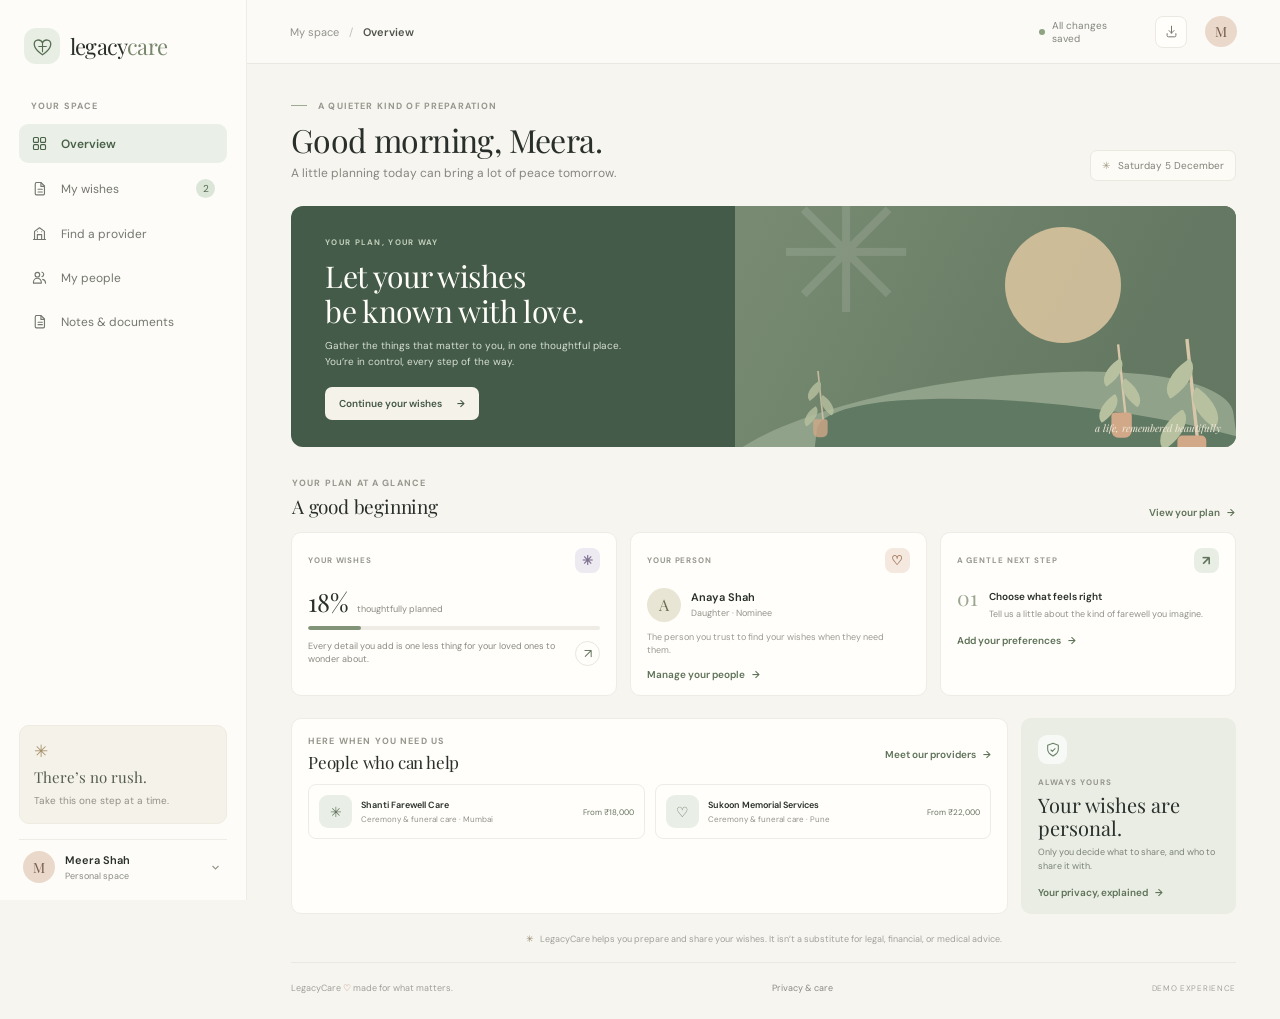
<file: index.html>
<!doctype html>
<html lang="en">
  <head>
    <meta charset="UTF-8" />
    <meta name="viewport" content="width=device-width, initial-scale=1.0" />
    <meta name="theme-color" content="#f7f5f0" />
    <meta
      name="description"
      content="Plan ahead with care. Keep your wishes, the people you love, and trusted services in one thoughtful place."
    />
    <title>LegacyCare — A little more peace of mind</title>
    <link rel="preconnect" href="https://fonts.googleapis.com" />
    <link rel="preconnect" href="https://fonts.gstatic.com" crossorigin />
    <link
      href="https://fonts.googleapis.com/css2?family=DM+Sans:wght@400;500;600;700&family=Playfair+Display:wght@400;500;600&display=swap"
      rel="stylesheet"
    />
    <link rel="stylesheet" href="styles.css" />
    <script src="app.js" defer></script>
  </head>
  <body>
    <aside class="sidebar" id="sidebar">
      <a class="brand" href="#" data-view="dashboard" aria-label="LegacyCare home">
        <span class="brand-mark" aria-hidden="true">
          <svg viewBox="0 0 36 36" fill="none">
            <path d="M18 29s-11-6.7-11-14.4C7 8.5 15 7.4 18 13c3-5.6 11-4.5 11 1.6C29 22.3 18 29 18 29Z" stroke="currentColor" stroke-width="1.7" stroke-linecap="round" stroke-linejoin="round"/>
            <path d="M18 12v13m-5-7h10" stroke="currentColor" stroke-width="1.5" stroke-linecap="round"/>
          </svg>
        </span>
        <span class="brand-name">legacy<span>care</span></span>
      </a>

      <div class="workspace-label">YOUR SPACE</div>
      <nav class="side-nav" aria-label="Main navigation">
        <button class="nav-link active" data-view="dashboard">
          <svg viewBox="0 0 24 24" aria-hidden="true"><rect x="3.5" y="3.5" width="7" height="7" rx="1.5"/><rect x="13.5" y="3.5" width="7" height="7" rx="1.5"/><rect x="3.5" y="13.5" width="7" height="7" rx="1.5"/><rect x="13.5" y="13.5" width="7" height="7" rx="1.5"/></svg>
          Overview
        </button>
        <button class="nav-link" data-view="plan">
          <svg viewBox="0 0 24 24" aria-hidden="true"><path d="M7 3.5h7l5 5v11A1.5 1.5 0 0 1 17.5 21h-10A1.5 1.5 0 0 1 6 19.5v-14A2 2 0 0 1 8 3.5Z"/><path d="M14 4v5h5m-9 4h6m-6 4h6"/></svg>
          My wishes
          <span class="nav-badge" id="plan-nav-badge">2</span>
        </button>
        <button class="nav-link" data-view="providers">
          <svg viewBox="0 0 24 24" aria-hidden="true"><path d="M3.5 20.5h17M5 20.5V9l7-5 7 5v11.5M9 20.5v-7h6v7M9 9.5h.01M15 9.5h.01"/></svg>
          Find a provider
        </button>
        <button class="nav-link" data-view="family">
          <svg viewBox="0 0 24 24" aria-hidden="true"><circle cx="9" cy="8" r="3.25"/><path d="M3.5 20v-1.5a5.5 5.5 0 0 1 11 0V20Zm12-15.5a3.25 3.25 0 0 1 0 6.3m1 3.8a5.4 5.4 0 0 1 4 5.2v.2"/></svg>
          My people
        </button>
        <button class="nav-link" data-view="documents">
          <svg viewBox="0 0 24 24" aria-hidden="true"><path d="M7 3.5h7l5 5v11A1.5 1.5 0 0 1 17.5 21h-10A1.5 1.5 0 0 1 6 19.5v-14A2 2 0 0 1 8 3.5Z"/><path d="M14 4v5h5m-9 4h6m-6 3.5h6"/></svg>
          Notes &amp; documents
        </button>
      </nav>

      <div class="sidebar-bottom">
        <div class="gentle-card">
          <span class="gentle-sparkle" aria-hidden="true">✳</span>
          <p>There’s no rush.</p>
          <span>Take this one step at a time.</span>
        </div>
        <button class="profile-button" id="profile-button">
          <span class="avatar" id="sidebar-avatar">M</span>
          <span class="profile-text"><strong id="sidebar-name">Meera Shah</strong><small>Personal space</small></span>
          <svg class="profile-chevron" viewBox="0 0 20 20" aria-hidden="true"><path d="m6 8 4 4 4-4"/></svg>
        </button>
      </div>
    </aside>

    <main class="main">
      <header class="topbar">
        <button class="mobile-menu" id="mobile-menu" aria-label="Open navigation">
          <svg viewBox="0 0 24 24" aria-hidden="true"><path d="M4 7h16M4 12h16M4 17h16"/></svg>
        </button>
        <div class="breadcrumbs"><span>My space</span><span class="crumb-divider">/</span><strong id="page-crumb">Overview</strong></div>
        <div class="topbar-actions">
          <span class="saved-status"><span class="saved-dot"></span><span id="save-status">All changes saved</span></span>
          <button class="icon-button" id="download-plan" aria-label="Download my wishes" title="Download my wishes">
            <svg viewBox="0 0 24 24" aria-hidden="true"><path d="M12 3.5v11m0 0 4-4m-4 4-4-4M5 15.5v3A2 2 0 0 0 7 20.5h10a2 2 0 0 0 2-2v-3"/></svg>
          </button>
          <button class="top-avatar" id="top-avatar" aria-label="Edit your profile">M</button>
        </div>
      </header>

      <div class="page-content">
        <section class="view active" id="view-dashboard" aria-labelledby="welcome-title">
          <div class="welcome-row">
            <div>
              <p class="eyebrow"><span class="eyebrow-line"></span> A QUIETER KIND OF PREPARATION</p>
              <h1 id="welcome-title">Good morning, <span id="welcome-name">Meera</span>.</h1>
              <p class="welcome-copy">A little planning today can bring a lot of peace tomorrow.</p>
            </div>
            <div class="date-chip"><span class="date-icon">✳</span><span id="today-date"></span></div>
          </div>

          <article class="hero-card">
            <div class="hero-copy">
              <span class="hero-kicker">YOUR PLAN, YOUR WAY</span>
              <h2>Let your wishes<br />be known with love.</h2>
              <p>Gather the things that matter to you, in one thoughtful place. You’re in control, every step of the way.</p>
              <button class="button button-light" data-go="plan">Continue your wishes <span aria-hidden="true">→</span></button>
            </div>
            <div class="hero-art" aria-hidden="true">
              <div class="hero-sun"></div><div class="hero-hill hill-back"></div><div class="hero-hill hill-front"></div>
              <div class="hero-plant plant-one"><i></i><i></i><i></i><b></b></div>
              <div class="hero-plant plant-two"><i></i><i></i><i></i><b></b></div>
              <div class="hero-plant plant-three"><i></i><i></i><i></i><b></b></div>
              <span class="art-caption">a life, remembered beautifully</span>
            </div>
            <div class="hero-watermark" aria-hidden="true">✳</div>
          </article>

          <div class="section-heading">
            <div><p class="eyebrow">YOUR PLAN AT A GLANCE</p><h2>A good beginning</h2></div>
            <button class="text-button" data-go="plan">View your plan <span aria-hidden="true">→</span></button>
          </div>
          <div class="overview-grid">
            <article class="progress-card">
              <div class="card-topline"><span>YOUR WISHES</span><span class="small-icon lavender">✳</span></div>
              <div class="progress-number"><strong id="progress-value">35%</strong><span>thoughtfully planned</span></div>
              <div class="progress-track"><span id="progress-bar"></span></div>
              <div class="progress-foot"><span>Every detail you add is one less thing for your loved ones to wonder about.</span><button class="round-arrow" data-go="plan" aria-label="Continue your plan">↗</button></div>
            </article>
            <article class="people-card">
              <div class="card-topline"><span>YOUR PERSON</span><span class="small-icon peach">♡</span></div>
              <div class="person-detail"><span class="person-avatar" id="nominee-avatar">A</span><div><strong id="nominee-name">Anaya Shah</strong><span id="nominee-relation">Your daughter · Nominee</span></div></div>
              <p class="muted-note">The person you trust to find your wishes when they need them.</p>
              <button class="inline-link" data-go="family">Manage your people <span>→</span></button>
            </article>
            <article class="next-card">
              <div class="card-topline"><span>A GENTLE NEXT STEP</span><span class="small-icon sage">↗</span></div>
              <div class="next-body"><span class="next-number">01</span><div><strong>Choose what feels right</strong><p>Tell us a little about the kind of farewell you imagine.</p></div></div>
              <button class="inline-link" data-go="plan">Add your preferences <span>→</span></button>
            </article>
          </div>

          <div class="bottom-grid">
            <section class="panel provider-panel">
              <div class="panel-heading"><div><p class="eyebrow">HERE WHEN YOU NEED US</p><h2>People who can help</h2></div><button class="text-button" data-go="providers">Meet our providers <span>→</span></button></div>
              <div class="featured-providers" id="featured-providers"></div>
            </section>
            <aside class="privacy-card">
              <div class="privacy-icon"><svg viewBox="0 0 24 24" aria-hidden="true"><path d="M12 21s8-4 8-10V5l-8-3-8 3v6c0 6 8 10 8 10Z"/><path d="m9 12 2 2 4-4"/></svg></div>
              <p class="eyebrow">ALWAYS YOURS</p>
              <h3>Your wishes are<br />personal.</h3>
              <p>Only you decide what to share, and who to share it with.</p>
              <button class="inline-link" data-go="family">Your privacy, explained <span>→</span></button>
            </aside>
          </div>
          <p class="disclaimer"><span>✳</span> LegacyCare helps you prepare and share your wishes. It isn’t a substitute for legal, financial, or medical advice.</p>
        </section>

        <section class="view" id="view-plan" aria-labelledby="plan-title">
          <div class="page-intro"><p class="eyebrow"><span class="eyebrow-line"></span> YOUR WISHES, IN YOUR WORDS</p><h1 id="plan-title">My wishes</h1><p>A personal guide for the people you love. Start wherever feels right; you can change anything, anytime.</p></div>
          <div class="plan-layout">
            <div class="panel plan-form-panel">
              <div class="form-section-title"><span class="step-dot">01</span><div><h2>The kind of farewell</h2><p>There’s no right or wrong way to remember a life.</p></div></div>
              <form id="plan-form">
                <label class="field-label" for="planner-name">Your name</label>
                <input class="text-input" id="planner-name" name="name" autocomplete="name" placeholder="Your full name" />
                <label class="field-label" for="ritual-type">What feels right to you?</label>
                <select class="text-input" id="ritual-type" name="ritual">
                  <option value="">Choose if you’d like</option><option>Hindu</option><option>Muslim</option><option>Christian</option><option>Sikh</option><option>Buddhist</option><option>Jain</option><option>Non-religious</option><option>Another tradition</option>
                </select>
                <label class="field-label" for="location">A place that feels like home</label>
                <input class="text-input" id="location" name="location" placeholder="City, region, or a place you love" />
                <label class="field-label" for="ceremony">The little things that matter</label>
                <textarea class="text-input textarea" id="ceremony" name="ceremony" rows="4" placeholder="A song, a prayer, a story you hope someone will share…"></textarea>
                <label class="field-label" for="budget">A budget to keep in mind <span class="optional">(optional)</span></label>
                <div class="input-prefix"><span>₹</span><input id="budget" name="budget" type="number" min="0" placeholder="For example, 50,000" /></div>
                <div class="form-actions"><span class="form-hint">Only you can see your wishes until you choose to share.</span><button class="button button-primary" type="submit">Save my wishes <span>→</span></button></div>
              </form>
            </div>
            <aside class="plan-aside">
              <article class="aside-note"><span class="aside-flower">✳</span><p class="eyebrow">A THOUGHT TO KEEP</p><p class="quote">“You don’t have to figure it all out today.”</p><span class="quote-foot">One thought at a time is enough.</span></article>
              <article class="aside-progress panel"><div class="card-topline"><span>YOUR PROGRESS</span><span id="plan-progress">35%</span></div><div class="progress-track"><span id="plan-progress-bar"></span></div><p id="plan-progress-hint">A lovely start. Add a few more details whenever you’re ready.</p><div class="check-list"><span id="check-ritual">○</span> Farewell preferences <span id="check-ritual-state">To do</span></div><div class="check-list"><span id="check-family">○</span> Person you trust <span id="check-family-state">To do</span></div><div class="check-list"><span id="check-provider">○</span> A helping hand <span id="check-provider-state">To do</span></div></article>
              <div class="soft-reminder"><span>♡</span> These are your wishes, not a binding legal document.</div>
            </aside>
          </div>
        </section>

        <section class="view" id="view-providers" aria-labelledby="providers-title">
          <div class="page-intro"><p class="eyebrow"><span class="eyebrow-line"></span> TRUSTED HELP, WHEN YOU’RE READY</p><h1 id="providers-title">People who can help</h1><p>Explore thoughtful local services at your own pace. Add someone to your wishes when it feels right.</p></div>
          <div class="directory-tools"><label class="search-box"><svg viewBox="0 0 24 24" aria-hidden="true"><circle cx="10.8" cy="10.8" r="6.8"/><path d="m16 16 4 4"/></svg><input id="provider-search" placeholder="Search by name, service, or place" aria-label="Search providers" /></label><select class="filter-select" id="provider-filter" aria-label="Filter providers"><option value="all">All services</option><option value="ceremony">Ceremony &amp; care</option><option value="transport">Transportation</option><option value="flowers">Flowers &amp; details</option></select></div>
          <div class="provider-grid" id="provider-grid"></div>
          <div class="directory-note"><span>♡</span><div><strong>Thoughtful choices take time.</strong><p>Provider details shown here are example listings for this demo. Please verify credentials, availability, and pricing directly before making arrangements.</p></div></div>
        </section>

        <section class="view" id="view-family" aria-labelledby="family-title">
          <div class="page-intro"><p class="eyebrow"><span class="eyebrow-line"></span> THE PEOPLE WHO MATTER MOST</p><h1 id="family-title">My people</h1><p>Choose someone you trust to be by your side and help carry your wishes forward.</p></div>
          <div class="family-layout">
            <article class="panel nominee-panel"><div class="panel-heading"><div><p class="eyebrow">YOUR NOMINEE</p><h2>Your trusted person</h2></div><span class="small-icon peach">♡</span></div><div class="nominee-profile"><span class="nominee-large-avatar" id="family-avatar">A</span><div><h3 id="family-name">Anaya Shah</h3><span id="family-relation">Daughter</span></div></div><div class="family-details"><div><span>EMAIL ADDRESS</span><strong id="family-email">Not added yet</strong></div><div><span>PHONE NUMBER</span><strong id="family-phone">Not added yet</strong></div></div><button class="button button-primary" id="edit-family">Edit contact details <span>→</span></button></article>
            <article class="panel sharing-panel"><span class="share-illustration">✳</span><p class="eyebrow">SHARING IS ALWAYS YOUR CHOICE</p><h2>Your wishes stay yours.</h2><p>Adding someone here records who you trust. It does not notify them or give them access. You decide what to share, when to share it, and how.</p><div class="sharing-rule"><span>01</span><span>You choose the person</span></div><div class="sharing-rule"><span>02</span><span>You decide when to share</span></div><div class="sharing-rule"><span>03</span><span>You can update your choice anytime</span></div><button class="text-button" data-go="documents">Keep a note for them <span>→</span></button></article>
          </div>
          <div class="directory-note privacy-explainer"><span>♡</span><div><strong>A note about access</strong><p>This demonstration does not create accounts, send invitations, or provide authorized family access. In a live service, access should be granted only after identity checks and your explicit consent.</p></div></div>
        </section>

        <section class="view" id="view-documents" aria-labelledby="documents-title">
          <div class="page-intro"><p class="eyebrow"><span class="eyebrow-line"></span> KEEP THE IMPORTANT THINGS TOGETHER</p><h1 id="documents-title">Notes &amp; documents</h1><p>Save a note for the people you love, or keep track of the documents you may want to share.</p></div>
          <div class="documents-layout">
            <article class="panel notes-panel"><div class="panel-heading"><div><p class="eyebrow">A NOTE IN YOUR OWN WORDS</p><h2>Something you’d like them to know</h2></div><span class="small-icon lavender">✎</span></div><label class="field-label" for="personal-note">Your private note</label><textarea class="text-input note-textarea" id="personal-note" rows="9" placeholder="A memory, a message, or anything you want your loved ones to know…"></textarea><div class="note-footer"><span>Your note stays in this browser in this demo.</span><button class="button button-primary" id="save-note">Save my note <span>→</span></button></div></article>
            <article class="panel files-panel"><div class="panel-heading"><div><p class="eyebrow">KEEP A LIST</p><h2>Documents to gather</h2></div><span class="small-icon sage">⌑</span></div><p class="files-copy">Add a reminder of documents you may wish to organize, such as a contact list or ceremony notes.</p><label class="upload-button" for="document-upload"><span>＋</span> Add a document name<input type="file" id="document-upload" multiple /></label><ul class="document-list" id="document-list"></ul><div class="security-note"><svg viewBox="0 0 24 24" aria-hidden="true"><path d="M12 21s8-4 8-10V5l-8-3-8 3v6c0 6 8 10 8 10Z"/><path d="M12 8v4m0 4h.01"/></svg><span>This demo stores document names only. It does not upload or securely store document files.</span></div></article>
          </div>
        </section>

        <footer class="footer"><span>LegacyCare <span class="footer-heart">♡</span> made for what matters.</span><button id="privacy-toast">Privacy &amp; care</button><span class="demo-label">DEMO EXPERIENCE</span></footer>
      </div>
    </main>

    <div class="toast" id="toast" role="status" aria-live="polite"></div>
    <div class="modal-backdrop" id="profile-modal" aria-hidden="true">
      <section class="modal" role="dialog" aria-modal="true" aria-labelledby="profile-modal-title">
        <button class="modal-close" data-close-modal aria-label="Close dialog">×</button>
        <p class="eyebrow">A LITTLE ABOUT YOU</p><h2 id="profile-modal-title">Your people</h2><p>Keep a trusted contact close. You can update these details anytime.</p>
        <form id="family-form">
          <label class="field-label" for="nominee-input">Their name</label><input class="text-input" id="nominee-input" name="nominee" placeholder="Full name" />
          <label class="field-label" for="relation-input">How they’re connected to you</label><input class="text-input" id="relation-input" name="relation" placeholder="For example, daughter or close friend" />
          <label class="field-label" for="email-input">Email address <span class="optional">(optional)</span></label><input class="text-input" id="email-input" name="email" type="email" placeholder="name@example.com" />
          <label class="field-label" for="phone-input">Phone number <span class="optional">(optional)</span></label><input class="text-input" id="phone-input" name="phone" type="tel" placeholder="+91 98765 43210" />
          <div class="modal-actions"><button class="button button-secondary" type="button" data-close-modal>Not now</button><button class="button button-primary" type="submit">Save person <span>→</span></button></div>
        </form>
      </section>
    </div>
  </body>
</html>
</file>
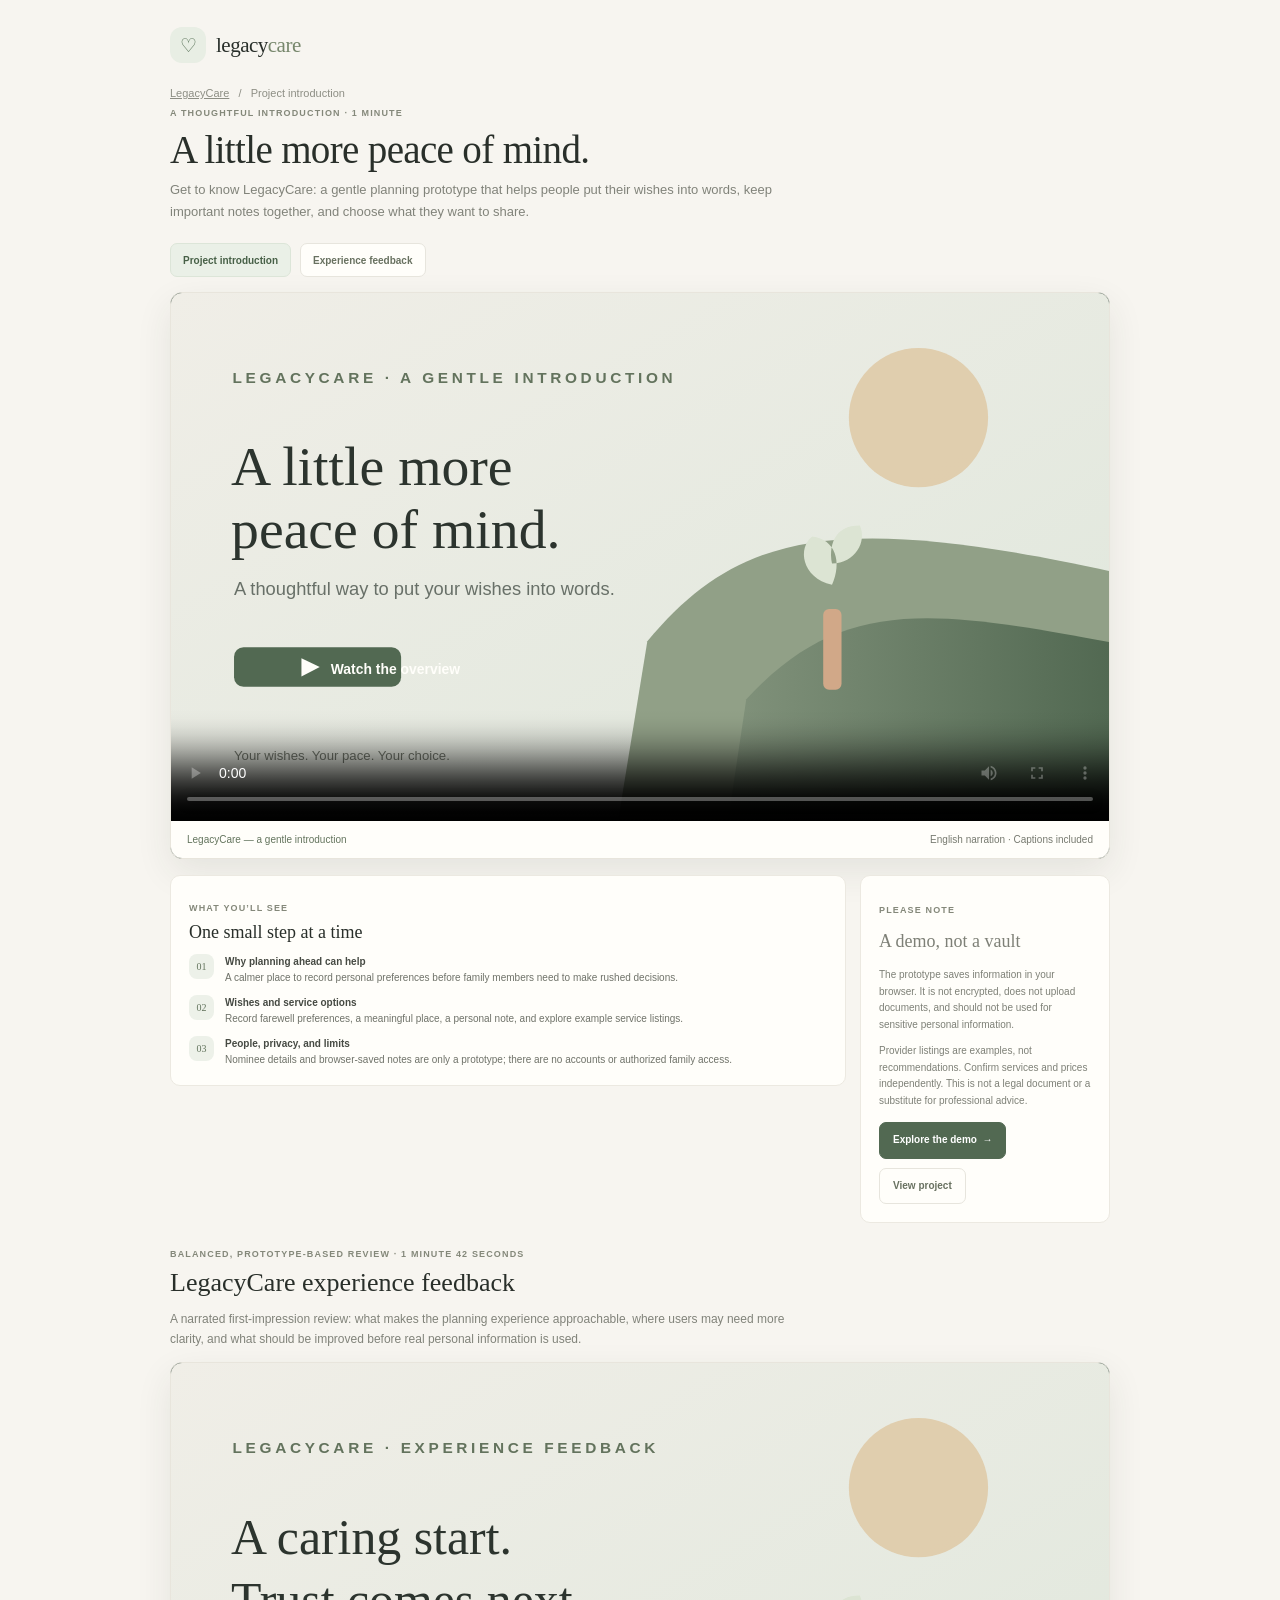
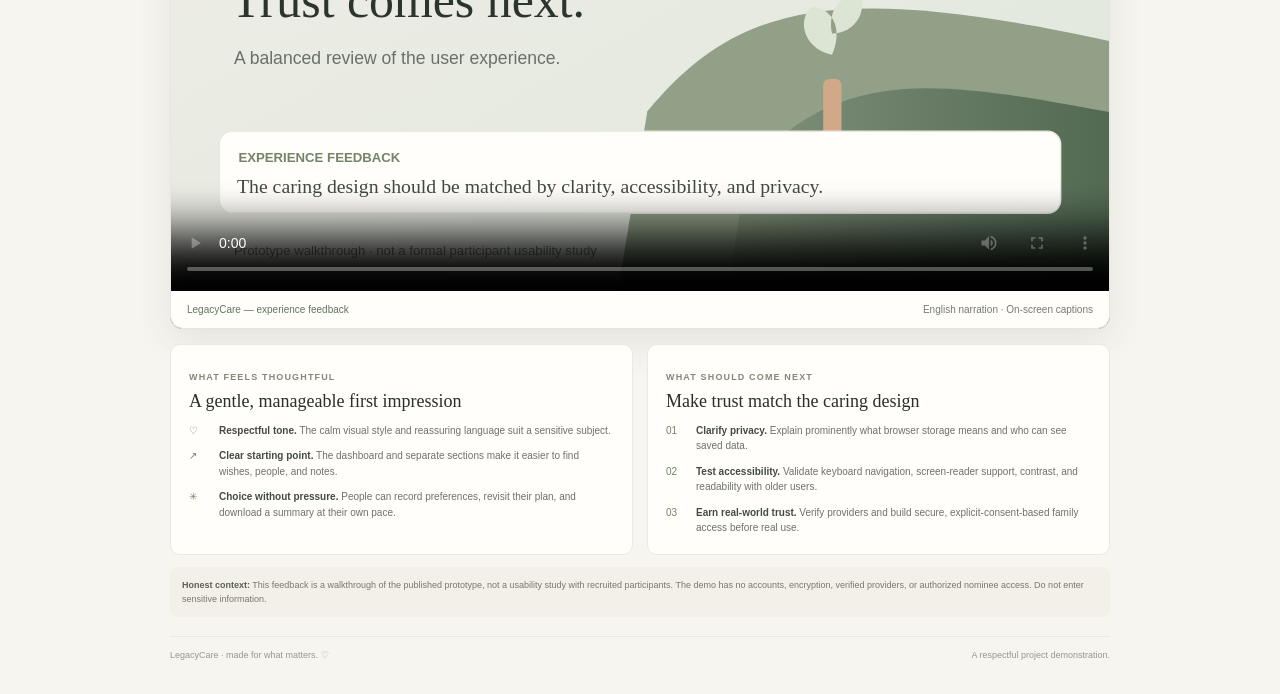
<file: video.html>
<!doctype html>
<html lang="en">
  <head>
    <meta charset="UTF-8" />
    <meta name="viewport" content="width=device-width, initial-scale=1.0" />
    <meta name="theme-color" content="#f7f5f0" />
    <meta
      name="description"
      content="Watch a short LegacyCare introduction and a narrated user-experience review of the prototype."
    />
    <title>Meet LegacyCare — A short introduction</title>
    <style>
      :root { color-scheme: light; --ink: #292f2a; --muted: #898b82; --cream: #f7f5f0; --paper: #fffefa; --green: #526952; --line: #ece9e1; --serif: Georgia, "Times New Roman", serif; --sans: "Segoe UI", Arial, sans-serif; }
      * { box-sizing: border-box; }
      body { margin: 0; min-height: 100vh; background: var(--cream); color: var(--ink); font-family: var(--sans); -webkit-font-smoothing: antialiased; }
      a { color: inherit; }
      .page { width: min(940px, calc(100% - 36px)); margin: 0 auto; padding: 27px 0 34px; }
      .brand { display: inline-flex; gap: 10px; align-items: center; text-decoration: none; }
      .brand-mark { display: grid; place-items: center; width: 36px; height: 36px; border-radius: 12px; color: #536d52; background: #e8eee4; font-size: 19px; }
      .brand-name { font-family: var(--serif); font-size: 21px; letter-spacing: -.5px; }
      .brand-name span { color: #77876c; }
      .crumb { margin: 24px 0 8px; color: #8d8e84; font-size: 11px; }
      .eyebrow { color: #84887a; font-size: 9px; font-weight: 700; letter-spacing: 1.15px; }
      h1 { margin: 9px 0 7px; font-family: var(--serif); font-size: clamp(29px, 5vw, 39px); font-weight: 400; letter-spacing: -.65px; }
      .intro { max-width: 610px; margin: 0 0 20px; color: #81837a; font-size: 13px; line-height: 1.7; }
      .video-card { overflow: hidden; border: 1px solid #e8e5dc; border-radius: 12px; background: #32473b; box-shadow: 0 13px 36px rgba(49, 56, 45, .09); }
      video { display: block; width: 100%; aspect-ratio: 16 / 9; background: #34493e; }
      .video-meta { display: flex; justify-content: space-between; align-items: center; gap: 12px; padding: 13px 16px; background: var(--paper); color: #777a70; font-size: 10px; }
      .video-meta span:first-child { color: #63745d; }
      .video-section { scroll-margin-top: 20px; }
      .video-links { display: flex; flex-wrap: wrap; gap: 9px; margin: 0 0 15px; }
      .video-links a { display: inline-flex; align-items: center; min-height: 34px; padding: 8px 12px; border: 1px solid #e7e5dd; border-radius: 7px; background: var(--paper); color: #687160; text-decoration: none; font-size: 10px; font-weight: 600; }
      .video-links a[aria-current="location"] { border-color: #dce5d8; background: #eaf0e7; color: #476047; }
      .video-links a:hover { filter: brightness(.97); }
      .experience-heading { margin: 26px 0 12px; }
      .experience-heading h2 { margin: 7px 0 5px; font-size: 26px; }
      .experience-heading p:last-child { max-width: 650px; color: #81837a; font-size: 12px; line-height: 1.65; }
      .feedback-grid { display: grid; grid-template-columns: 1fr 1fr; gap: 14px; align-items: start; margin-top: 15px; }
      .feedback-grid .panel { height: 100%; }
      .feedback-points { display: grid; gap: 10px; padding: 0; margin: 0; list-style: none; }
      .feedback-points li { display: grid; grid-template-columns: 22px 1fr; gap: 8px; align-items: start; color: #6f7269; font-size: 10px; line-height: 1.55; }
      .feedback-points li span { color: #728469; }
      .feedback-points strong { color: #464a43; }
      .feedback-limits { margin-top: 12px; padding: 11px 12px; border-radius: 7px; background: #f3f0e8; color: #77786f; font-size: 9px; line-height: 1.6; }
      .feedback-limits strong { color: #5b6155; }
      .content { display: grid; grid-template-columns: 1fr 250px; gap: 14px; align-items: start; margin-top: 16px; }
      .panel { padding: 18px; border: 1px solid var(--line); border-radius: 10px; background: var(--paper); }
      h2 { margin: 4px 0 11px; font-family: var(--serif); font-size: 18px; font-weight: 400; }
      .chapters { display: grid; gap: 10px; padding: 0; margin: 0; list-style: none; }
      .chapters li { display: grid; grid-template-columns: 27px 1fr; gap: 9px; align-items: start; color: #6f7269; font-size: 10px; line-height: 1.5; }
      .chapters li span { display: grid; place-items: center; width: 25px; height: 25px; border-radius: 8px; background: #edf1e9; color: #63745d; font-family: var(--serif); }
      .chapters strong { display: block; margin-bottom: 1px; color: #464a43; font-size: 10px; }
      .note { color: #7e8077; font-size: 10px; line-height: 1.65; }
      .note p:last-child { margin-bottom: 0; }
      .buttons { display: flex; flex-wrap: wrap; gap: 9px; margin-top: 13px; }
      .button { display: inline-flex; justify-content: center; align-items: center; min-height: 36px; padding: 9px 13px; border: 1px solid #e7e5dd; border-radius: 7px; background: var(--paper); color: #687160; text-decoration: none; font-size: 10px; font-weight: 600; }
      .button.primary { border-color: var(--green); background: var(--green); color: white; }
      .button:hover { filter: brightness(.97); }
      footer { display: flex; justify-content: space-between; gap: 10px; margin-top: 19px; padding-top: 13px; border-top: 1px solid #eae8e0; color: #96978e; font-size: 9px; }
      @media (max-width: 680px) { .page { width: min(100% - 28px, 520px); padding-top: 18px; } .content, .feedback-grid { grid-template-columns: 1fr; } .video-meta { align-items: flex-start; flex-direction: column; } footer { flex-direction: column; } }
    </style>
  </head>
  <body>
    <main class="page">
      <a class="brand" href="./" aria-label="LegacyCare home">
        <span class="brand-mark" aria-hidden="true">♡</span>
        <span class="brand-name">legacy<span>care</span></span>
      </a>
      <p class="crumb"><a href="./">LegacyCare</a> &nbsp; / &nbsp; Project introduction</p>
      <p class="eyebrow">A THOUGHTFUL INTRODUCTION · 1 MINUTE</p>
      <h1>A little more peace of mind.</h1>
      <p class="intro">Get to know LegacyCare: a gentle planning prototype that helps people put their wishes into words, keep important notes together, and choose what they want to share.</p>
      <nav class="video-links" aria-label="Project videos">
        <a href="#project-introduction" aria-current="location">Project introduction</a>
        <a href="#experience-feedback">Experience feedback</a>
      </nav>
      <section class="video-section" id="project-introduction" aria-label="LegacyCare project introduction">
      <section class="video-card" aria-label="LegacyCare project explanation video">
        <video controls playsinline preload="metadata" poster="legacycare-video-poster.svg">
          <source src="legacycare-explainer.mp4" type="video/mp4" />
          Your browser does not support MP4 video. <a href="legacycare-explainer.mp4">Download the LegacyCare explanation video.</a>
        </video>
        <div class="video-meta"><span>LegacyCare — a gentle introduction</span><span>English narration · Captions included</span></div>
      </section>
      <div class="content">
        <section class="panel">
          <p class="eyebrow">WHAT YOU’LL SEE</p>
          <h2>One small step at a time</h2>
          <ol class="chapters">
            <li><span>01</span><div><strong>Why planning ahead can help</strong>A calmer place to record personal preferences before family members need to make rushed decisions.</div></li>
            <li><span>02</span><div><strong>Wishes and service options</strong>Record farewell preferences, a meaningful place, a personal note, and explore example service listings.</div></li>
            <li><span>03</span><div><strong>People, privacy, and limits</strong>Nominee details and browser-saved notes are only a prototype; there are no accounts or authorized family access.</div></li>
          </ol>
        </section>
        <aside class="panel note">
          <p class="eyebrow">PLEASE NOTE</p>
          <h2>A demo, not a vault</h2>
          <p>The prototype saves information in your browser. It is not encrypted, does not upload documents, and should not be used for sensitive personal information.</p>
          <p>Provider listings are examples, not recommendations. Confirm services and prices independently. This is not a legal document or a substitute for professional advice.</p>
          <div class="buttons">
            <a class="button primary" href="./">Explore the demo <span aria-hidden="true">&nbsp; →</span></a>
            <a class="button" href="https://github.com/Amru421/Legacy-Care-Dignified-End-of-Life-Funeral-Planning-Platform">View project</a>
          </div>
        </aside>
      </div>
      </section>
      <section class="video-section" id="experience-feedback" aria-labelledby="experience-title">
        <header class="experience-heading">
          <p class="eyebrow">BALANCED, PROTOTYPE-BASED REVIEW · 1 MINUTE 42 SECONDS</p>
          <h2 id="experience-title">LegacyCare experience feedback</h2>
          <p>A narrated first-impression review: what makes the planning experience approachable, where users may need more clarity, and what should be improved before real personal information is used.</p>
        </header>
        <section class="video-card" aria-label="LegacyCare experience feedback video">
          <video controls playsinline preload="metadata" poster="legacycare-experience-poster.svg">
            <source src="legacycare-experience-feedback.mp4" type="video/mp4" />
            Your browser does not support MP4 video.
            <a href="legacycare-experience-feedback.mp4">Watch the LegacyCare experience feedback video.</a>
          </video>
          <div class="video-meta"><span>LegacyCare — experience feedback</span><span>English narration · On-screen captions</span></div>
        </section>
        <div class="feedback-grid">
          <section class="panel">
            <p class="eyebrow">WHAT FEELS THOUGHTFUL</p>
            <h2>A gentle, manageable first impression</h2>
            <ul class="feedback-points">
              <li><span>♡</span><div><strong>Respectful tone.</strong> The calm visual style and reassuring language suit a sensitive subject.</div></li>
              <li><span>↗</span><div><strong>Clear starting point.</strong> The dashboard and separate sections make it easier to find wishes, people, and notes.</div></li>
              <li><span>✳</span><div><strong>Choice without pressure.</strong> People can record preferences, revisit their plan, and download a summary at their own pace.</div></li>
            </ul>
          </section>
          <section class="panel">
            <p class="eyebrow">WHAT SHOULD COME NEXT</p>
            <h2>Make trust match the caring design</h2>
            <ul class="feedback-points">
              <li><span>01</span><div><strong>Clarify privacy.</strong> Explain prominently what browser storage means and who can see saved data.</div></li>
              <li><span>02</span><div><strong>Test accessibility.</strong> Validate keyboard navigation, screen-reader support, contrast, and readability with older users.</div></li>
              <li><span>03</span><div><strong>Earn real-world trust.</strong> Verify providers and build secure, explicit-consent-based family access before real use.</div></li>
            </ul>
          </section>
        </div>
        <p class="feedback-limits"><strong>Honest context:</strong> This feedback is a walkthrough of the published prototype, not a usability study with recruited participants. The demo has no accounts, encryption, verified providers, or authorized nominee access. Do not enter sensitive information.</p>
      </section>
      <footer><span>LegacyCare · made for what matters. ♡</span><span>A respectful project demonstration.</span></footer>
    </main>
  </body>
</html>
</file>
<file: styles.css>
:root {
  color-scheme: light;
  --ink: #292f2a;
  --muted: #898b82;
  --soft-muted: #a4a49b;
  --cream: #f7f5f0;
  --paper: #fffefa;
  --line: #ece9e1;
  --green: #526952;
  --green-dark: #394e3d;
  --sage: #dce5d8;
  --peach: #f3e5db;
  --lavender: #e9e5ef;
  --serif: "Playfair Display", Georgia, serif;
  --sans: "DM Sans", "Segoe UI", sans-serif;
}

* { box-sizing: border-box; }
body { margin: 0; min-width: 320px; background: var(--cream); color: var(--ink); font-family: var(--sans); font-size: 13px; -webkit-font-smoothing: antialiased; }
button, input, select, textarea { font: inherit; }
button { color: inherit; }
button:focus-visible, a:focus-visible, input:focus-visible, select:focus-visible, textarea:focus-visible { outline: 2px solid #789074; outline-offset: 3px; }
.sidebar { width: 247px; background: #fdfcf8; border-right: 1px solid #eeece5; position: fixed; inset: 0 auto 0 0; z-index: 20; padding: 27px 19px 15px; display: flex; flex-direction: column; }
.brand { display: flex; align-items: center; gap: 10px; text-decoration: none; color: var(--ink); padding: 1px 5px 35px; }
.brand-mark { width: 36px; height: 36px; display: grid; place-items: center; background: #e8eee4; color: #536d52; border-radius: 12px; }
.brand-mark svg { width: 27px; height: 27px; }
.brand-name { font-family: var(--serif); font-size: 22px; letter-spacing: -.8px; }
.brand-name span { color: #77876c; }
.workspace-label, .eyebrow { color: #96978d; font-size: 9px; font-weight: 700; letter-spacing: 1.15px; }
.workspace-label { padding: 0 12px; margin: 1px 0 12px; }
.side-nav { display: grid; gap: 5px; }
.nav-link { border: 0; background: none; cursor: pointer; display: flex; align-items: center; gap: 13px; border-radius: 9px; padding: 11px 12px; color: #74776f; text-align: left; font-size: 12px; transition: .18s ease; }
.nav-link svg, .icon-button svg, .mobile-menu svg { width: 17px; height: 17px; fill: none; stroke: currentColor; stroke-width: 1.6; stroke-linecap: round; stroke-linejoin: round; flex-shrink: 0; }
.nav-link:hover { background: #f4f3ed; color: var(--ink); }
.nav-link.active { background: #eaf0e7; color: #476047; font-weight: 600; }
.nav-badge { margin-left: auto; min-width: 19px; height: 19px; border-radius: 50%; display: grid; place-items: center; background: #dce6d8; color: #536b51; font-size: 10px; }
.sidebar-bottom { margin-top: auto; }
.gentle-card { background: #f5f2ea; border: 1px solid #eeebe1; border-radius: 10px; padding: 14px 14px 15px; margin: 0 0 15px; position: relative; }
.gentle-card p { margin: 5px 0 4px; font-family: var(--serif); font-size: 15px; color: #565e50; }
.gentle-card > span:last-child { color: #929186; font-size: 10px; }
.gentle-sparkle { color: #a48f68; font-size: 17px; }
.profile-button { width: 100%; padding: 11px 4px 2px; display: flex; align-items: center; text-align: left; border: 0; border-top: 1px solid #eeece5; background: transparent; gap: 10px; cursor: pointer; }
.avatar, .top-avatar { display: grid; place-items: center; width: 32px; height: 32px; flex: 0 0 32px; border-radius: 50%; background: #ead9cb; color: #745a49; font-family: var(--serif); font-size: 14px; }
.profile-text { display: grid; gap: 3px; min-width: 0; }
.profile-text strong { font-size: 11px; font-weight: 600; }
.profile-text small { font-size: 9px; color: var(--muted); }
.profile-chevron { width: 15px; height: 15px; margin-left: auto; fill: none; stroke: #96978d; stroke-width: 1.5; }
.main { margin-left: 247px; min-height: 100vh; }
.topbar { height: 64px; display: flex; align-items: center; justify-content: space-between; padding: 0 43px; border-bottom: 1px solid #eae8e0; background: rgba(253,252,248,.8); }
.breadcrumbs { display: flex; align-items: center; gap: 10px; color: #92938c; font-size: 11px; }
.breadcrumbs strong { color: #50534c; font-weight: 600; }
.crumb-divider { color: #c1bfb5; }
.topbar-actions { display: flex; align-items: center; gap: 18px; }
.saved-status { display: flex; align-items: center; gap: 7px; color: #83867c; font-size: 10px; }
.saved-dot { width: 6px; height: 6px; border-radius: 50%; background: #8da381; }
.icon-button, .mobile-menu { display: grid; place-items: center; width: 32px; height: 32px; padding: 0; border: 1px solid #ece9e1; background: #fffefa; color: #777a70; border-radius: 8px; cursor: pointer; }
.icon-button svg { width: 15px; }
.top-avatar { border: 0; cursor: pointer; width: 31px; height: 31px; }
.mobile-menu { display: none; }
.page-content { max-width: 1220px; padding: 36px 44px 20px; margin: 0 auto; }
.view { display: none; animation: appear .24s ease; }
.view.active { display: block; }
@keyframes appear { from { opacity: .5; transform: translateY(3px); } to { opacity: 1; transform: translateY(0); } }
.welcome-row { display: flex; justify-content: space-between; align-items: end; margin-bottom: 25px; }
.eyebrow { margin: 0; }
.eyebrow-line { display: inline-block; vertical-align: middle; height: 1px; width: 16px; background: #9baa91; margin: 0 8px 3px 0; }
h1, h2, h3, p { margin-top: 0; }
h1 { font-family: var(--serif); font-weight: 400; font-size: 32px; letter-spacing: -.6px; margin: 9px 0 6px; line-height: 1.2; }
.welcome-copy { color: #85867e; font-size: 12px; margin: 0; }
.date-chip { display: flex; gap: 8px; align-items: center; color: #818278; font-size: 10px; padding: 8px 11px; border: 1px solid #eae8df; border-radius: 7px; background: rgba(255,254,250,.7); }
.date-icon { color: #9e977f; }
.hero-card { background: #435b48; min-height: 225px; border-radius: 12px; color: #fffef9; overflow: hidden; position: relative; display: flex; align-items: center; margin-bottom: 30px; }
.hero-copy { z-index: 2; position: relative; width: 53%; padding: 26px 0 27px 34px; }
.hero-kicker { color: #c2cebb; font-size: 8px; font-weight: 700; letter-spacing: 1.3px; }
.hero-copy h2 { font-family: var(--serif); font-size: 30px; line-height: 1.16; font-weight: 400; margin: 10px 0 9px; letter-spacing: -.35px; }
.hero-copy p { color: #d7dfd2; font-size: 10px; max-width: 320px; line-height: 1.65; margin: 0 0 16px; }
.button { border: 0; border-radius: 7px; display: inline-flex; align-items: center; justify-content: center; gap: 15px; padding: 10px 14px; font-size: 10px; font-weight: 600; cursor: pointer; transition: transform .18s, background .18s; }
.button:hover { transform: translateY(-1px); }
.button-light { color: #425745; background: #f5f2e9; }
.button-light:hover { background: white; }
.hero-art { position: absolute; inset: 0 0 0 47%; overflow: hidden; background: linear-gradient(118deg, rgba(67,91,72,0) 4%, rgba(35,59,48,.24) 77%), #788b72; }
.hero-sun { position: absolute; width: 116px; height: 116px; border-radius: 50%; top: 21px; right: 23%; background: #dfc7a2; opacity: .85; }
.hero-hill { position: absolute; width: 105%; border-radius: 50% 50% 0 0; }
.hill-back { height: 140px; bottom: -73px; left: -5%; transform: rotate(-8deg); background: #90a28a; }
.hill-front { height: 109px; bottom: -69px; left: 16%; transform: rotate(7deg); background: #607963; }
.hero-plant { position: absolute; bottom: 17px; z-index: 2; width: 40px; height: 78px; }
.hero-plant b { position: absolute; bottom: 0; left: 12px; width: 17px; height: 21px; background: #d1a888; border-radius: 3px 3px 6px 6px; }
.hero-plant:before { content: ""; position: absolute; width: 2px; height: 65px; left: 20px; bottom: 13px; background: #d7c6a9; transform: rotate(-6deg); }
.hero-plant i { display: block; position: absolute; width: 23px; height: 13px; background: #b7c1a0; border-radius: 90% 5% 90% 5%; transform: rotate(-35deg); z-index: 1; }
.hero-plant i:nth-child(1) { top: 17px; left: 2px; }
.hero-plant i:nth-child(2) { top: 34px; left: 17px; transform: rotate(37deg) scaleX(-1); }
.hero-plant i:nth-child(3) { top: 47px; left: -2px; transform: rotate(-36deg); }
.plant-one { right: 19%; transform: scale(1.2); }
.plant-two { right: 5%; bottom: 3px; transform: scale(1.7); }
.plant-three { left: 13%; bottom: 4px; transform: scale(.85); opacity: .8; }
.art-caption { position: absolute; bottom: 12px; right: 15px; z-index: 3; color: #f1e9d8; font-family: var(--serif); font-style: italic; font-size: 10px; }
.hero-watermark { position: absolute; color: rgba(255,255,255,.12); font-size: 165px; line-height: 1; right: 34%; top: -45px; font-family: var(--serif); }
.section-heading, .panel-heading { display: flex; justify-content: space-between; align-items: end; }
.section-heading { margin: 0 1px 13px; }
.section-heading h2, .panel-heading h2 { margin: 4px 0 0; font-family: var(--serif); font-size: 19px; font-weight: 400; letter-spacing: -.2px; }
.text-button, .inline-link { border: 0; padding: 0; background: transparent; cursor: pointer; color: #5e7258; font-size: 10px; font-weight: 600; }
.text-button span, .inline-link span { margin-left: 5px; }
.text-button:hover, .inline-link:hover { color: #344a39; }
.overview-grid { display: grid; grid-template-columns: 1.1fr 1fr 1fr; gap: 13px; }
.progress-card, .people-card, .next-card, .panel { background: var(--paper); border: 1px solid #eeece5; border-radius: 10px; }
.progress-card, .people-card, .next-card { min-height: 148px; padding: 15px 16px 13px; }
.card-topline { display: flex; align-items: center; justify-content: space-between; color: #97988f; font-size: 8px; font-weight: 700; letter-spacing: .9px; }
.small-icon { width: 25px; height: 25px; display: grid; place-items: center; border-radius: 8px; font-size: 13px; }
.lavender { color: #807493; background: #eeeaf2; }
.peach { color: #aa7c61; background: #f4e8df; }
.sage { color: #61745c; background: #e9eee5; }
.progress-number { display: flex; align-items: baseline; gap: 8px; margin: 12px 0 8px; }
.progress-number strong { font-family: var(--serif); font-size: 25px; font-weight: 400; }
.progress-number span { color: #8b8c83; font-size: 9px; }
.progress-track { height: 4px; border-radius: 9px; overflow: hidden; background: #eeece5; }
.progress-track span { display: block; height: 100%; width: 35%; background: #829477; border-radius: inherit; transition: width .3s; }
.progress-foot { display: flex; align-items: center; gap: 8px; margin-top: 10px; }
.progress-foot > span { color: #8a8b82; font-size: 9px; line-height: 1.45; }
.round-arrow { display: grid; place-items: center; flex: 0 0 25px; width: 25px; height: 25px; border: 1px solid #e8e7de; background: transparent; color: #66745f; border-radius: 50%; cursor: pointer; }
.person-detail { display: flex; align-items: center; gap: 10px; margin: 15px 0 9px; }
.person-avatar, .nominee-large-avatar { display: grid; place-items: center; flex-shrink: 0; border-radius: 50%; background: #e8e5d5; color: #687051; font-family: var(--serif); }
.person-avatar { width: 34px; height: 34px; font-size: 16px; }
.person-detail > div { display: grid; gap: 3px; }
.person-detail strong { font-size: 11px; font-weight: 600; }
.person-detail > div > span { color: #93948b; font-size: 9px; }
.muted-note { margin: 0 0 8px; color: #9b9b92; font-size: 9px; line-height: 1.45; }
.next-body { display: flex; gap: 11px; align-items: flex-start; margin: 14px 0 10px; }
.next-number { font-family: var(--serif); font-size: 21px; color: #9ba78f; line-height: 1; }
.next-body strong { font-size: 10px; font-weight: 600; }
.next-body p { font-size: 9px; color: #92938b; line-height: 1.4; margin: 4px 0 0; }
.bottom-grid { display: grid; grid-template-columns: 1fr 215px; gap: 13px; margin-top: 22px; }
.provider-panel { padding: 16px 16px 12px; }
.provider-panel .panel-heading { align-items: center; margin-bottom: 11px; }
.provider-panel .panel-heading h2 { font-size: 17px; }
.featured-providers { display: grid; grid-template-columns: 1fr 1fr; gap: 10px; }
.featured-provider { border: 1px solid #eeece6; border-radius: 8px; padding: 10px; display: flex; align-items: center; gap: 9px; min-width: 0; }
.provider-icon { width: 33px; height: 33px; flex: 0 0 33px; border-radius: 9px; display: grid; place-items: center; color: #62735d; background: #e9eee6; font-size: 14px; }
.provider-icon.transport { color: #9a795d; background: #f4ebe0; }
.provider-icon.flowers { color: #827295; background: #eeeaf3; }
.featured-provider .provider-info { min-width: 0; display: grid; gap: 3px; }
.provider-info strong { overflow: hidden; text-overflow: ellipsis; white-space: nowrap; font-size: 9px; font-weight: 600; }
.provider-info span { font-size: 8px; color: #93948b; }
.provider-price { font-size: 8px; color: #66735f; margin-left: auto; white-space: nowrap; }
.privacy-card { padding: 17px 17px 14px; border-radius: 10px; background: #e9ede4; }
.privacy-icon { width: 29px; height: 29px; display: grid; place-items: center; border-radius: 9px; background: rgba(255,255,255,.65); color: #6b8165; margin-bottom: 13px; }
.privacy-icon svg, .security-note svg { width: 16px; height: 16px; fill: none; stroke: currentColor; stroke-width: 1.6; stroke-linecap: round; stroke-linejoin: round; }
.privacy-card h3 { font-family: var(--serif); font-weight: 400; font-size: 20px; line-height: 1.16; margin: 6px 0 7px; }
.privacy-card > p:not(.eyebrow) { color: #7c8377; font-size: 9px; line-height: 1.5; margin-bottom: 10px; }
.privacy-card .eyebrow { font-size: 8px; }
.disclaimer { margin: 19px 0 0; text-align: center; color: #a1a198; font-size: 9px; }
.disclaimer span { color: #96886b; padding-right: 4px; }
.page-intro { margin: 6px 0 24px; }
.page-intro h1 { font-size: 33px; margin-top: 10px; }
.page-intro > p:last-child { color: #84867e; font-size: 12px; line-height: 1.65; max-width: 560px; margin: 0; }
.plan-layout { display: grid; grid-template-columns: minmax(0, 1fr) 260px; gap: 17px; align-items: start; }
.plan-form-panel { padding: 23px 24px 22px; }
.form-section-title { display: flex; gap: 11px; align-items: flex-start; margin-bottom: 21px; }
.step-dot { display: grid; place-items: center; width: 28px; height: 28px; border-radius: 9px; flex: 0 0 28px; background: #e9eee5; color: #61765b; font-family: var(--serif); font-size: 12px; }
.form-section-title h2 { font-family: var(--serif); font-size: 19px; font-weight: 400; margin: 1px 0 4px; }
.form-section-title p { margin: 0; font-size: 10px; color: #898a81; }
.field-label { display: block; font-size: 10px; font-weight: 600; margin: 15px 0 7px; color: #51534c; }
.optional { font-weight: 400; color: #9c9b92; }
.text-input { width: 100%; border: 1px solid #e9e7df; background: #fffefa; color: #494c45; border-radius: 6px; padding: 10px 11px; font-size: 10px; outline: none; transition: border .15s, box-shadow .15s; }
.text-input:focus { border-color: #9aab91; box-shadow: 0 0 0 3px rgba(130,148,119,.12); }
.text-input::placeholder { color: #b1b0a7; }
select.text-input { color: #77796f; }
.textarea { resize: vertical; line-height: 1.55; min-height: 88px; }
.input-prefix { display: flex; align-items: center; border: 1px solid #e9e7df; background: #fffefa; border-radius: 6px; padding-left: 11px; }
.input-prefix > span { font-size: 11px; color: #8e9086; }
.input-prefix input { border: 0; background: transparent; width: 100%; outline: 0; padding: 10px 9px; font-size: 10px; color: #494c45; }
.form-actions { display: flex; justify-content: space-between; align-items: center; gap: 10px; margin-top: 20px; padding-top: 16px; border-top: 1px solid #efede6; }
.form-hint { color: #9a9a91; font-size: 9px; line-height: 1.45; }
.button-primary { background: #526952; color: white; }
.button-primary:hover { background: #3e5542; }
.button-secondary { border: 1px solid #e9e7df; background: transparent; color: #72746b; }
.plan-aside { display: grid; gap: 13px; }
.aside-note { border-radius: 10px; padding: 19px 18px 18px; background: #f0ede4; }
.aside-flower { font-size: 19px; color: #9b8b68; display: block; margin-bottom: 13px; }
.aside-note .eyebrow { font-size: 8px; }
.quote { font-family: var(--serif); font-size: 19px; line-height: 1.4; color: #58614f; margin: 10px 0 8px; }
.quote-foot { font-size: 9px; color: #969489; }
.aside-progress { padding: 15px; }
.aside-progress .card-topline { margin-bottom: 11px; }
.aside-progress > p { font-size: 9px; line-height: 1.55; color: #8f9087; margin: 10px 0 13px; }
.check-list { display: grid; grid-template-columns: 14px 1fr auto; align-items: center; gap: 6px; border-top: 1px solid #efede7; padding: 9px 0; font-size: 9px; color: #70736b; }
.check-list span:first-child { color: #a3a59b; }
.check-list span:last-child { color: #a3a39a; font-size: 8px; }
.check-list.completed span:first-child { color: #6f8768; }
.check-list.completed span:last-child { color: #6f8768; }
.soft-reminder { color: #96948a; font-size: 9px; padding: 4px 5px; }
.soft-reminder span { color: #ad8672; margin-right: 5px; }
.directory-tools { display: flex; gap: 11px; margin-bottom: 16px; }
.search-box { display: flex; align-items: center; flex: 1; gap: 9px; padding: 0 11px; border: 1px solid #e9e7df; background: #fffefa; border-radius: 7px; }
.search-box svg { width: 15px; height: 15px; fill: none; stroke: #999a91; stroke-width: 1.7; stroke-linecap: round; }
.search-box input { width: 100%; border: 0; outline: 0; background: transparent; padding: 10px 0; font-size: 10px; }
.search-box input::placeholder { color: #aaa99f; }
.filter-select { border: 1px solid #e9e7df; border-radius: 7px; background: #fffefa; color: #696c63; padding: 0 12px; font-size: 10px; }
.provider-grid { display: grid; grid-template-columns: repeat(3,minmax(0,1fr)); gap: 12px; }
.provider-card { border: 1px solid #eeece5; border-radius: 9px; padding: 15px; background: #fffefa; min-width: 0; display: flex; flex-direction: column; }
.provider-card-top { display: flex; align-items: start; justify-content: space-between; margin-bottom: 12px; }
.provider-card .provider-icon { width: 38px; height: 38px; }
.verified-tag { padding: 4px 6px; border-radius: 5px; background: #edf2e9; color: #64785e; font-size: 8px; }
.provider-card h3 { font-family: var(--serif); font-size: 16px; font-weight: 400; margin: 0 0 4px; }
.provider-category { color: #8f9086; font-size: 9px; margin: 0 0 7px; }
.provider-description { color: #7f8178; font-size: 9px; line-height: 1.55; min-height: 43px; margin: 0 0 11px; }
.provider-meta { border-top: 1px solid #efede7; padding-top: 9px; margin-top: auto; display: flex; justify-content: space-between; gap: 6px; align-items: center; font-size: 9px; }
.provider-meta span { color: #85877d; }
.provider-meta strong { color: #536850; font-size: 10px; font-weight: 600; }
.provider-card .button { margin-top: 12px; width: 100%; padding: 8px; font-size: 9px; }
.button-added { border: 1px solid #dce6d8; color: #587050; background: #eef3eb; }
.empty-state { grid-column: 1/-1; text-align: center; padding: 35px; border: 1px dashed #deddd4; border-radius: 9px; color: #8d8e84; font-size: 11px; }
.directory-note { margin-top: 17px; border-radius: 8px; padding: 13px 15px; display: flex; align-items: flex-start; gap: 10px; background: #f0eee7; color: #7e8077; }
.directory-note > span { color: #a48470; font-size: 14px; }
.directory-note strong { display: block; font-size: 10px; font-weight: 600; color: #606359; margin-bottom: 3px; }
.directory-note p { font-size: 9px; line-height: 1.5; margin: 0; }
.family-layout { display: grid; grid-template-columns: 1fr 1fr; gap: 14px; align-items: stretch; }
.nominee-panel, .sharing-panel { padding: 21px; }
.nominee-panel .panel-heading { align-items: center; }
.nominee-profile { display: flex; gap: 12px; align-items: center; margin: 24px 0 20px; }
.nominee-large-avatar { width: 56px; height: 56px; font-size: 25px; }
.nominee-profile h3 { font-family: var(--serif); font-size: 20px; font-weight: 400; margin: 0 0 4px; }
.nominee-profile > div > span { font-size: 10px; color: #8a8c82; }
.family-details { display: grid; gap: 0; margin-bottom: 19px; border-top: 1px solid #efede7; }
.family-details > div { display: grid; gap: 5px; padding: 11px 0; border-bottom: 1px solid #efede7; }
.family-details span { font-size: 8px; font-weight: 700; color: #a09f95; letter-spacing: .7px; }
.family-details strong { font-size: 10px; font-weight: 500; color: #5f625a; }
.sharing-panel { background: #f1f0e8; border-color: #eeece2; }
.share-illustration { display: block; font-size: 22px; color: #9b9278; margin-bottom: 14px; }
.sharing-panel h2 { font-family: var(--serif); font-size: 23px; font-weight: 400; margin: 8px 0; }
.sharing-panel > p:not(.eyebrow) { color: #818278; font-size: 10px; line-height: 1.65; max-width: 390px; margin-bottom: 16px; }
.sharing-rule { display: flex; align-items: center; gap: 10px; padding: 9px 0; border-top: 1px solid #e6e4da; font-size: 10px; color: #696c62; }
.sharing-rule span:first-child { color: #809077; font-family: var(--serif); }
.sharing-panel .text-button { margin-top: 15px; }
.privacy-explainer { margin-top: 16px; }
.documents-layout { display: grid; grid-template-columns: 1.05fr .95fr; gap: 14px; align-items: start; }
.notes-panel, .files-panel { padding: 20px; }
.notes-panel .panel-heading, .files-panel .panel-heading { align-items: center; margin-bottom: 15px; }
.notes-panel h2, .files-panel h2 { font-size: 17px; }
.note-textarea { min-height: 190px; resize: vertical; line-height: 1.7; }
.note-footer { display: flex; align-items: center; justify-content: space-between; gap: 8px; margin-top: 12px; }
.note-footer > span { font-size: 8px; color: #99998f; }
.files-copy { color: #85867d; font-size: 10px; line-height: 1.6; margin-bottom: 16px; }
.upload-button { display: flex; align-items: center; gap: 8px; justify-content: center; padding: 11px; border: 1px dashed #cfd4c7; color: #61735d; background: #f7f8f3; border-radius: 7px; cursor: pointer; font-size: 10px; }
.upload-button:hover { background: #edf1e9; }
.upload-button > span { font-size: 14px; }
.upload-button input { display: none; }
.document-list { list-style: none; padding: 0; margin: 10px 0 14px; }
.document-list li { display: flex; align-items: center; gap: 8px; padding: 9px 2px; border-bottom: 1px solid #efede7; color: #65685f; font-size: 9px; }
.document-list li span:first-child { color: #87927d; }
.document-list li button { margin-left: auto; border: 0; background: none; color: #a19f96; cursor: pointer; font-size: 15px; }
.empty-documents { font-size: 9px; color: #a09f95; text-align: center; padding: 10px 0 5px; }
.security-note { display: flex; align-items: flex-start; gap: 7px; padding: 10px; background: #f3f0e8; color: #858276; border-radius: 6px; font-size: 8px; line-height: 1.5; }
.security-note svg { color: #a08d6b; flex: 0 0 15px; }
.footer { display: flex; align-items: center; justify-content: space-between; gap: 10px; padding: 18px 0 4px; margin-top: 17px; border-top: 1px solid #eae8e0; color: #a0a097; font-size: 9px; }
.footer-heart { color: #a77c66; }
.footer button { border: 0; background: none; color: #888a80; font-size: 9px; cursor: pointer; }
.demo-label { font-size: 8px; letter-spacing: .7px; color: #a4a399; }
.toast { position: fixed; z-index: 60; bottom: 22px; left: 50%; transform: translate(-50%, 12px); opacity: 0; pointer-events: none; background: #394d3d; color: white; border-radius: 7px; padding: 11px 16px; font-size: 10px; box-shadow: 0 6px 22px rgba(31,40,31,.18); transition: .2s ease; max-width: calc(100vw - 32px); text-align: center; }
.toast.show { transform: translate(-50%, 0); opacity: 1; }
.modal-backdrop { display: none; position: fixed; z-index: 50; inset: 0; padding: 20px; background: rgba(39,44,37,.38); align-items: center; justify-content: center; }
.modal-backdrop.open { display: flex; }
.modal { position: relative; width: min(100%, 440px); max-height: 90vh; overflow-y: auto; padding: 25px; background: #fffefa; border: 1px solid #ece9e1; border-radius: 12px; box-shadow: 0 20px 70px rgba(30,34,28,.15); }
.modal-close { position: absolute; top: 13px; right: 15px; border: 0; background: transparent; color: #8d8e84; font-size: 23px; cursor: pointer; }
.modal h2 { font-family: var(--serif); font-weight: 400; font-size: 25px; margin: 7px 0 5px; }
.modal > p:not(.eyebrow) { color: #888a81; font-size: 10px; line-height: 1.6; margin-bottom: 18px; }
.modal-actions { display: flex; justify-content: flex-end; gap: 9px; margin-top: 20px; }
@media (min-width: 1450px) { .page-content { padding-top: 43px; } .hero-card { min-height: 245px; } }
@media (max-width: 1080px) {
  .sidebar { width: 215px; padding-left: 14px; padding-right: 14px; }
  .main { margin-left: 215px; }
  .topbar { padding: 0 28px; }
  .page-content { padding: 30px 28px 18px; }
  .overview-grid { grid-template-columns: 1fr 1fr; }
  .next-card { grid-column: 1/-1; min-height: 125px; }
  .bottom-grid { grid-template-columns: 1fr; }
  .privacy-card { display: grid; grid-template-columns: 34px 1fr auto; gap: 0 12px; align-items: center; }
  .privacy-icon { grid-row: span 3; margin: 0; }
  .privacy-card .eyebrow { grid-column: 2; }
  .privacy-card h3 { font-size: 17px; margin: 2px 0; }
  .privacy-card > p:not(.eyebrow) { grid-column: 3; grid-row: 1/3; margin: 0; max-width: 180px; }
  .privacy-card .inline-link { grid-column: 3; grid-row: 3; text-align: left; }
  .provider-grid { grid-template-columns: repeat(2,minmax(0,1fr)); }
}
@media (max-width: 760px) {
  .sidebar { width: 250px; transform: translateX(-101%); transition: transform .22s ease; box-shadow: 6px 0 24px rgba(40,42,36,.08); }
  .sidebar.open { transform: translateX(0); }
  .main { margin-left: 0; }
  .topbar { height: 58px; padding: 0 17px; gap: 12px; }
  .mobile-menu { display: grid; flex: 0 0 30px; }
  .breadcrumbs { margin-right: auto; }
  .topbar-actions { gap: 10px; }
  .saved-status { display: none; }
  .page-content { padding: 26px 17px 16px; }
  .welcome-row { align-items: flex-start; }
  h1 { font-size: 27px; }
  .date-chip { display: none; }
  .hero-card { min-height: 225px; }
  .hero-copy { width: 72%; padding-left: 21px; }
  .hero-copy h2 { font-size: 27px; }
  .hero-copy p { max-width: 245px; }
  .hero-art { left: 43%; opacity: .7; }
  .hero-sun { width: 82px; height: 82px; right: 13%; }
  .plant-two { right: 0; }
  .plant-one { right: 15%; }
  .art-caption { font-size: 8px; }
  .overview-grid { gap: 9px; }
  .progress-card, .people-card, .next-card { padding: 13px 12px; }
  .progress-card { grid-column: 1/-1; }
  .people-card { min-height: 140px; }
  .next-card { grid-column: auto; }
  .people-card .muted-note { min-height: 26px; }
  .section-heading h2 { font-size: 17px; }
  .section-heading .text-button { font-size: 9px; }
  .featured-providers { grid-template-columns: 1fr; }
  .provider-panel { padding: 14px; }
  .panel-heading h2 { font-size: 16px; }
  .privacy-card { grid-template-columns: 32px 1fr; }
  .privacy-card > p:not(.eyebrow) { grid-column: 2; grid-row: auto; margin: 3px 0; }
  .privacy-card .inline-link { grid-column: 2; grid-row: auto; margin-top: 4px; }
  .bottom-grid { margin-top: 15px; }
  .disclaimer { text-align: left; line-height: 1.6; }
  .plan-layout, .family-layout, .documents-layout { grid-template-columns: 1fr; }
  .plan-aside { grid-template-columns: 1fr 1fr; }
  .soft-reminder { grid-column: 1/-1; }
  .aside-note, .aside-progress { padding: 15px; }
  .page-intro h1 { font-size: 29px; }
}
@media (max-width: 480px) {
  .welcome-row { margin-bottom: 19px; }
  .welcome-copy { max-width: 265px; line-height: 1.5; }
  .hero-copy { width: 84%; padding-left: 17px; }
  .hero-copy h2 { font-size: 24px; }
  .hero-copy p { max-width: 210px; font-size: 9px; }
  .hero-art { left: 36%; opacity: .49; }
  .hero-kicker { font-size: 7px; }
  .button-light { font-size: 9px; padding: 9px 10px; }
  .section-heading { align-items: center; }
  .overview-grid { grid-template-columns: 1fr 1fr; }
  .next-card { grid-column: 1/-1; }
  .next-body { margin: 11px 0 8px; }
  .next-body p { max-width: 240px; }
  .people-card { min-height: 141px; }
  .provider-panel .panel-heading { align-items: flex-start; gap: 8px; }
  .provider-panel .panel-heading .text-button { margin-top: 4px; white-space: nowrap; }
  .directory-tools { flex-direction: column; }
  .search-box { min-height: 38px; }
  .filter-select { min-height: 38px; }
  .provider-grid { grid-template-columns: 1fr; }
  .provider-description { min-height: auto; }
  .plan-aside { grid-template-columns: 1fr; }
  .soft-reminder { grid-column: auto; }
  .plan-form-panel, .nominee-panel, .sharing-panel, .notes-panel, .files-panel { padding: 16px; }
  .form-actions, .note-footer { align-items: flex-start; flex-direction: column; }
  .form-actions .button, .note-footer .button { align-self: stretch; }
  .footer { flex-wrap: wrap; }
  .footer > span:first-child { width: 100%; }
  .modal { padding: 21px 17px; }
}
</file>
